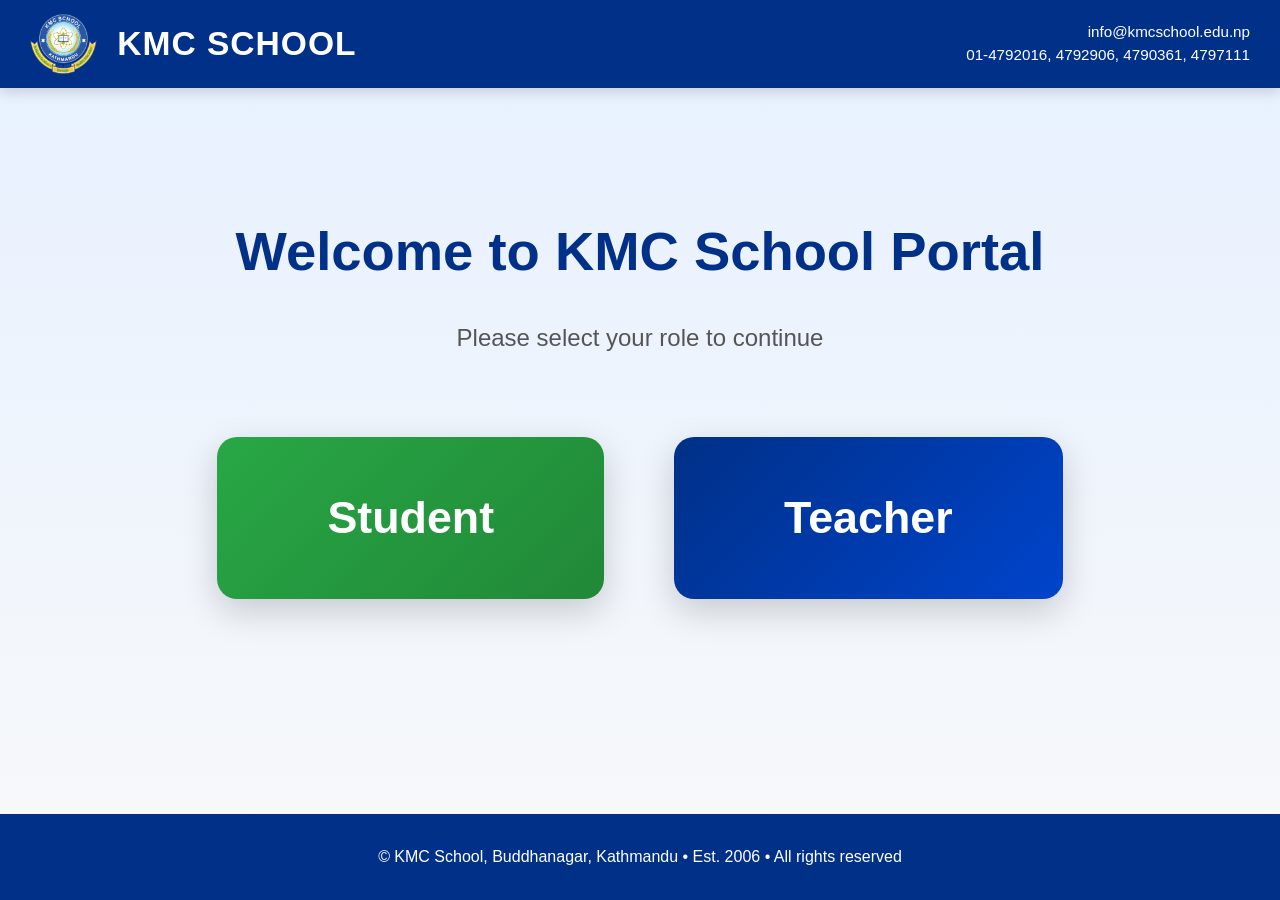
<file: index.html>
<!DOCTYPE html>
<html lang="en">
<head>
    <meta charset="UTF-8">
    <meta name="viewport" content="width=device-width, initial-scale=1.0">
    <title>KMC School - Choose Your Role</title>
    <link rel="stylesheet" href="style.css"> <!-- Reuse your existing style.css or create a new one below -->
    <link rel="icon" type="image/png" href="kmc logo.png">
</head>
<body>

    <header class="school-header">
        <div class="logo-area">
            <img src="kmc logo.png" alt="KMC Logo" class="logo-img">
            <div class="logo-text">KMC SCHOOL</div>
        </div>
        <div class="contact-info">
            <div>info@kmcschool.edu.np</div>
            <div>01-4792016, 4792906, 4790361, 4797111</div>
        </div>
    </header>

    <main class="main-content role-selection">
        <h1>Welcome to KMC School Portal</h1>
        <p>Please select your role to continue</p>

        <div class="role-buttons">
            <a href="student-login.html" class="role-btn student">Student</a>
            <a href="teacher-login.html" class="role-btn teacher">Teacher</a>
        </div>
    </main>

    <footer class="main-footer">
        © KMC School, Buddhanagar, Kathmandu • Est. 2006 • All rights reserved
    </footer>

</body>
</html>
</file>
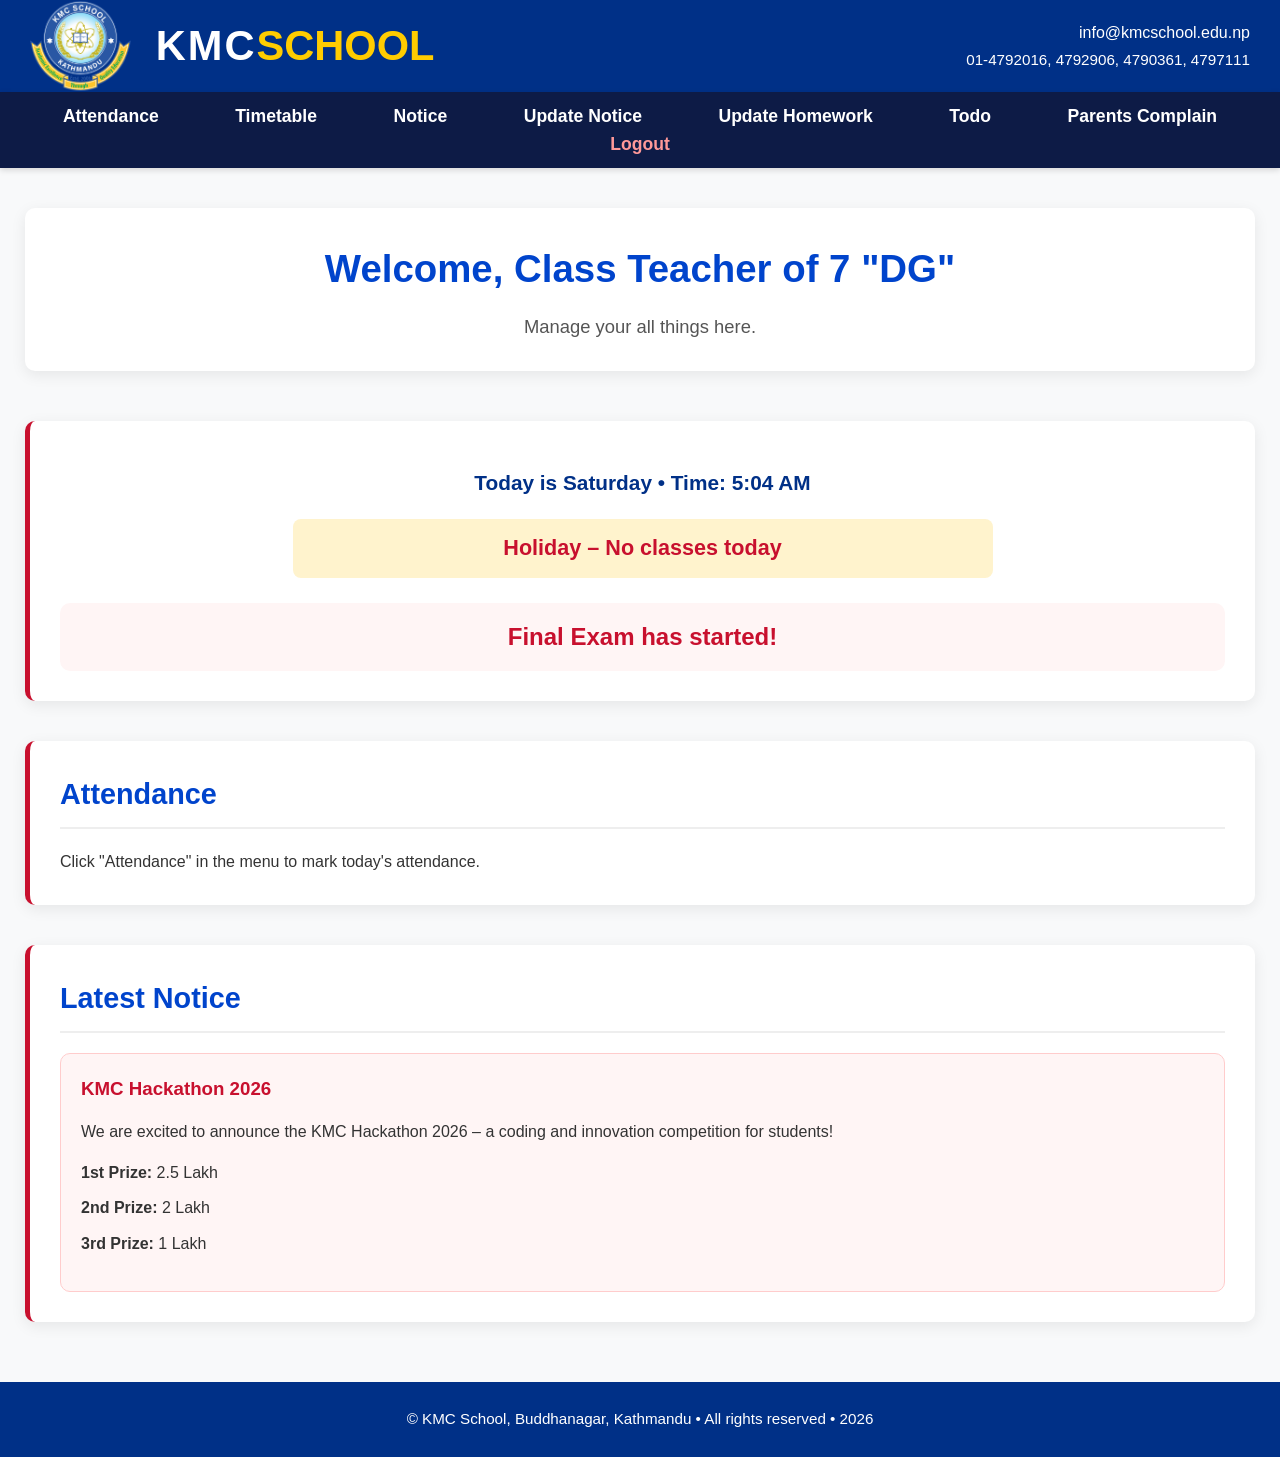
<file: dashboard.html>
<!DOCTYPE html>
<html lang="en">
<head>
    <meta charset="UTF-8">
    <meta name="viewport" content="width=device-width, initial-scale=1.0">
    <title>KMC School – Teacher Dashboard</title>
    <link rel="icon" type="image/png" href="kmc logo.png">
    <link rel="stylesheet" href="dashboard.css">
</head>
<body>

    <header class="main-header">
        <div class="header-container">
            <div class="logo">
                <img src="kmc logo.png" alt="KMC Logo" class="logo-img">
                <h1 class="kmc">KMC</h1>
                <h2 class="school">SCHOOL</h2>
            </div>
            <div class="contact-info">
                <div>info@kmcschool.edu.np</div>
                <div>01-4792016, 4792906, 4790361, 4797111</div>
            </div>
        </div>
    </header>

    <nav class="main-nav">
        <a href="attendence.html" class="nav-item">Attendance</a>
        <a href="timetable.html" class="nav-item">Timetable</a>
        <a href="notice.html" class="nav-item">Notice</a>
        <a href="notice-up.html" class="nav-item">Update Notice</a>
        <a href="teacher-homework.html" class="nav-item">Update Homework</a>
        <a href="todo.html" class="nav-item">Todo</a>
        <a href="teacher-feedback.html" class="nav-item">Parents Complain</a>
        <a href="index.html" class="nav-item logout">Logout</a>
    </nav>

    <main class="main-content">

        <div class="welcome-section">
            <h1>Welcome, Class Teacher of 7 "DG"</h1>
            <p>Manage your all things here.</p>
        </div>

        <section class="dashboard-section status-section">
            <p class="today-message">
                Today is <span id="today-day"></span> • Time: <span id="current-time"></span>
            </p>
            <p id="period-status" class="period-status">Loading...</p>

            <div class="countdown-section">
                <p id="days-remaining" class="days-remaining">Calculating days...</p>
            </div>
        </section>

        <section class="dashboard-section">
            <h2>Attendance</h2>
            <p>Click "Attendance" in the menu to mark today's attendance.</p>
        </section>

        <section class="dashboard-section">
            <h2>Latest Notice</h2>
            <div class="notice-box">
                <h3>KMC Hackathon 2026</h3>
                <p>We are excited to announce the KMC Hackathon 2026 – a coding and innovation competition for students!</p>
                <ul>
                    <li><strong>1st Prize:</strong> 2.5 Lakh</li>
                    <li><strong>2nd Prize:</strong> 2 Lakh</li>
                    <li><strong>3rd Prize:</strong> 1 Lakh</li>
                </ul>
            </div>
        </section>

    </main>

    <footer class="main-footer">
        <p>© KMC School, Buddhanagar, Kathmandu • All rights reserved • 2026</p>
    </footer>

    <script>
        function getNepalTime() {
            const now = new Date();
            const offsetMs = 5.75 * 60 * 60 * 1000;
            return new Date(now.getTime() + offsetMs + now.getTimezoneOffset() * 60 * 1000);
        }

        const examDate = new Date("2026-03-19T00:00:00+05:45");

        function updateDashboard() {
            const nepal = getNepalTime();
            const dayNames = ["Sunday", "Monday", "Tuesday", "Wednesday", "Thursday", "Friday", "Saturday"];
            const day = dayNames[nepal.getDay()];

            const timeStr = nepal.toLocaleTimeString('en-US', { hour: 'numeric', minute: '2-digit', hour12: true });

            document.getElementById("today-day").textContent = day;
            document.getElementById("current-time").textContent = timeStr;

            const hour = nepal.getHours();
            const minute = nepal.getMinutes();
            const currentTime = hour * 100 + minute;

            let periodMsg = "";
            if (day === "Saturday") {
                periodMsg = "Holiday – No classes today";
            } else if (currentTime < 930) {
                periodMsg = "Classes have not started yet (before 9:30 AM)";
            } else if (currentTime > 1500) {
                periodMsg = "All classes have ended for today (after 3:00 PM)";
            } else {
                periodMsg = "Classes are ongoing right now";
            }
            document.getElementById("period-status").textContent = periodMsg;

            const diffMs = examDate - nepal;
            let daysMsg = "";
            if (diffMs <= 0) {
                daysMsg = "Final Exam has started!";
            } else {
                const daysLeft = Math.floor(diffMs / (1000 * 60 * 60 * 24));
                daysMsg = daysLeft + " days remaining until final exam";
            }
            document.getElementById("days-remaining").textContent = daysMsg;
        }

        updateDashboard();
        setInterval(updateDashboard, 60000);
    </script>

</body>
</html>
</file>
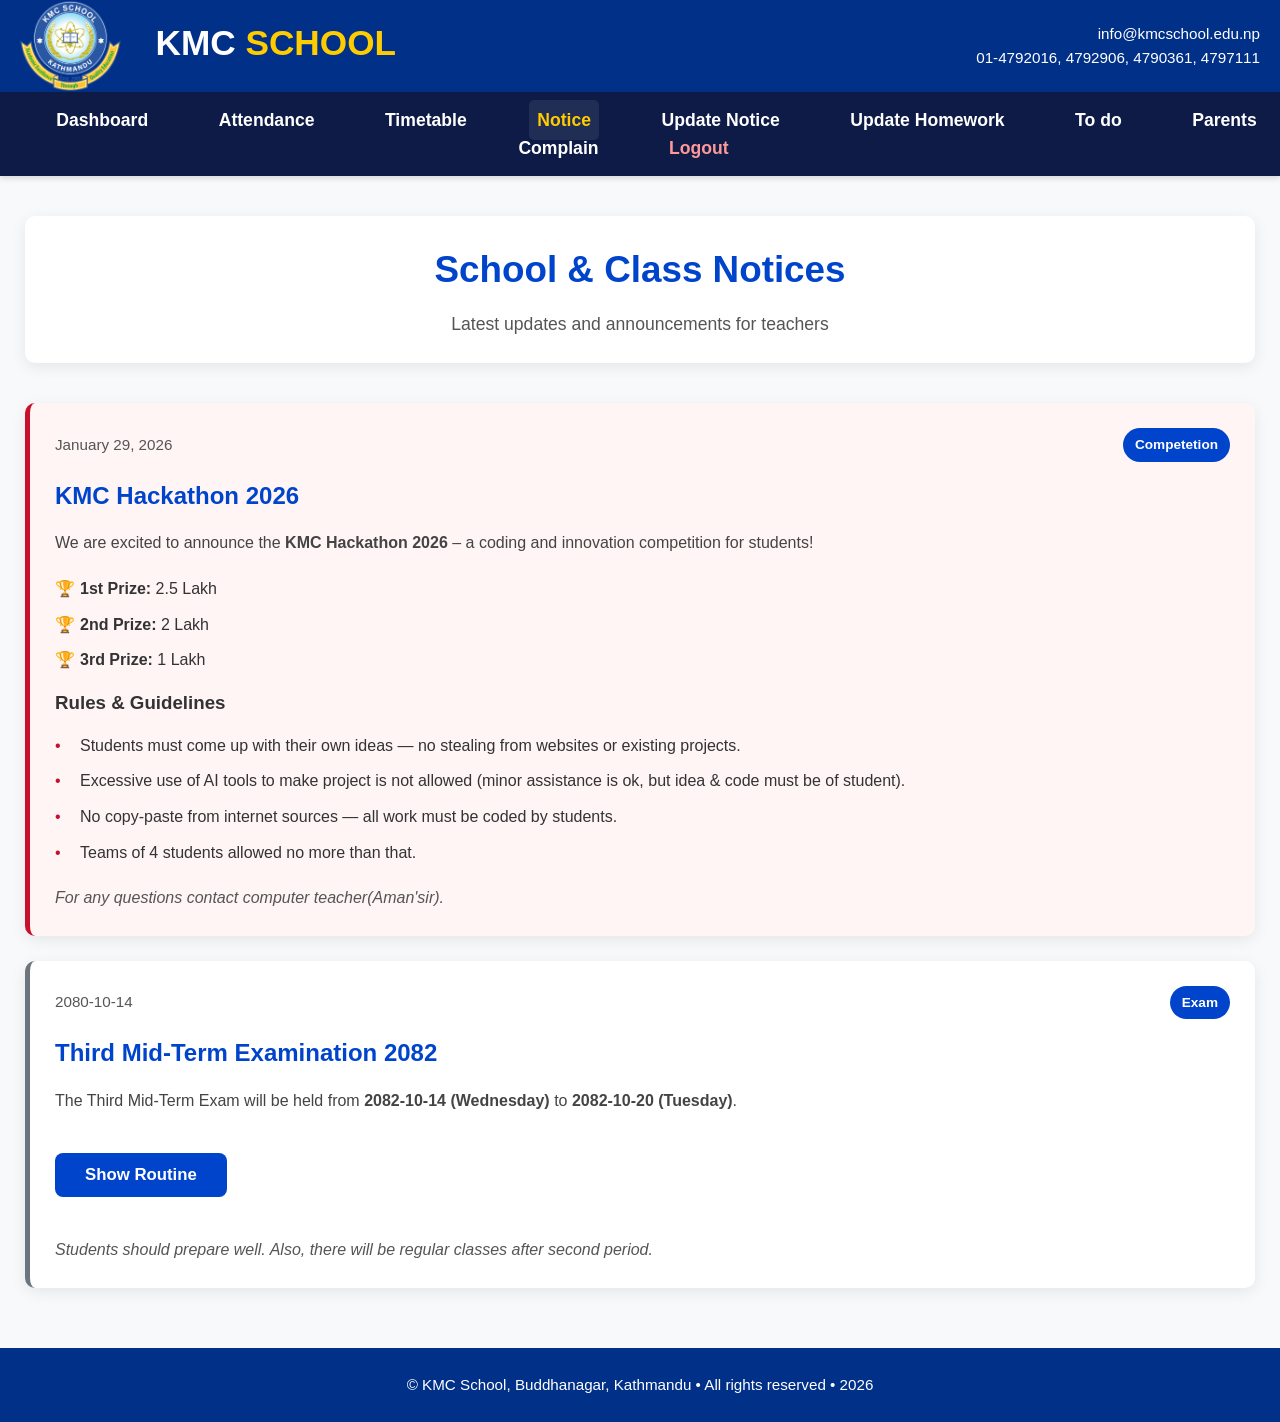
<file: notice.html>
<!DOCTYPE html>
<html lang="en">
<head>
    <meta charset="UTF-8">
    <meta name="viewport" content="width=device-width, initial-scale=1.0">
    <title>KMC School – Notices | Teachers Area</title>
    <link rel="icon" type="image/png" href="kmc logo.png">
    <link rel="stylesheet" href="notice.css">
</head>
<body>

    <header class="main-header">
        <div class="header-container">
            <div class="logo">
                <img src="kmc logo.png" alt="KMC Logo" class="logo-img">
                <span class="kmc">KMC</span> <span class="school">SCHOOL</span>
            </div>
            <div class="contact-info">
                <div class="email">info@kmcschool.edu.np</div>
                <div class="phone">01-4792016, 4792906, 4790361, 4797111</div>
            </div>
        </div>
    </header>

    <nav class="main-nav">
        <a href="dashboard.html" class="nav-item">Dashboard</a>
        <a href="attendence.html" class="nav-item">Attendance</a>
        <a href="timetable.html" class="nav-item">Timetable</a>
        <a href="#" class="nav-item active">Notice</a>
        <a href="notice-up.html" class="nav-item">Update Notice</a>
        <a href="teacher-homework.html" class="nav-item">Update Homework</a>
        <a href="todo.html" class="nav-item">To do</a>  
        <a href="teacher-feedback.html" class="nav-item">Parents Complain</a>
        <a href="teacher-login.html" class="nav-item logout">Logout</a>
    </nav>

    <main class="main-content">

        <div class="welcome-section">
            <h1>School & Class Notices</h1>
            <p>Latest updates and announcements for teachers</p>
        </div>

        <section class="notices-section">

            <!-- 1st (Latest) Notice: KMC Hackathon 2026 -->
            <div class="notice-card latest">
                <div class="notice-header">
                    <span class="notice-date">January 29, 2026</span>
                    <span class="notice-tag">Competetion</span>
                </div>
                <h2>KMC Hackathon 2026</h2>
                <p class="notice-content">
                    We are excited to announce the <strong>KMC Hackathon 2026</strong> – a coding and innovation competition for students!
                </p>
                <ul class="prize-list">
                    <li><strong>1st Prize:</strong> 2.5 Lakh</li>
                    <li><strong>2nd Prize:</strong> 2 Lakh</li>
                    <li><strong>3rd Prize:</strong> 1 Lakh</li>
                </ul>
                <h3>Rules & Guidelines</h3>
                <ul class="rules-list">
                    <li>Students must come up with their own  ideas — no stealing from websites or existing projects.</li>
                    <li>Excessive use of AI tools to make project is not allowed (minor assistance is  ok, but idea & code must be of student).</li>
                    <li>No copy-paste from internet sources — all work must be coded by students.</li>
                    <li>Teams of 4 students allowed no more than that.</li>
                </ul>
                <p class="notice-footer">
                    For any questions contact computer teacher(Aman'sir).
                </p>
            </div>

            <!-- 2nd Notice: Second Mid-Term Exam -->
            <div class="notice-card">
                <div class="notice-header">
                    <span class="notice-date">2080-10-14</span>
                    <span class="notice-tag">Exam</span>
                </div>
                <h2>Third Mid-Term Examination 2082</h2>
                <p class="notice-content">
                    The Third Mid-Term Exam will be held from <strong>2082-10-14 (Wednesday)</strong> to <strong>2082-10-20 (Tuesday)</strong>.
                </p>

                <button class="show-routine-btn" onclick="toggleRoutine()">Show Routine</button>

                <div id="exam-routine" class="exam-routine hidden">
                    <h3>Third Mid-Term Routine – Grade 7 & Grade 9</h3>
                    <table class="routine-table">
                        <thead>
                            <tr>
                                <th>Date</th>
                                <th>Day</th>
                                <th>Grade 7</th>
                                <th>Grade 9</th>
                            </tr>
                        </thead>
                        <tbody>
                            <tr>
                                <td>2082-10-14</td>
                                <td>Wednesday</td>
                                <td>Maths and English I</td>
                                <td>Optional Maths and Nepali</td>
                            </tr>
                            <tr>
                                <td>2082-10-15</td>
                                <td>Thursday</td>
                                <td>Science and Lifeskills</td>
                                <td>Social and Computer / Accountancy</td>
                            </tr>
                            <tr>
                                <td>2082-10-16</td>
                                <td>Friday</td>
                                <td colspan="2">Holiday</td>
                            </tr>
                            <tr>
                                <td>2082-10-17</td>
                                <td>Saturday</td>
                                <td colspan="2">Holiday</td>
                            </tr>
                            <tr>
                                <td>2082-10-18</td>
                                <td>Sunday</td>
                                <td>Social and English II</td>
                                <td>Science and Compulsory English</td>
                            </tr>
                            <tr>
                                <td>2082-10-19</td>
                                <td>Monday</td>
                                <td>Nepali and Computer</td>
                                <td>Compulsory Maths</td>
                            </tr>
                            <tr>
                                <td>2082-10-20</td>
                                <td>Tuesday</td>
                                <td>Newari</td>
                                <td>No test for Grade 9</td>
                            </tr>
                        </tbody>
                    </table>
                </div>

                <p class="notice-footer">
                    Students should prepare well. Also, there will be regular classes after second period.
                </p>
            </div>

        </section>

    </main>

    <footer class="main-footer">
        <p>© KMC School, Buddhanagar, Kathmandu • All rights reserved • 2026</p>
    </footer>

    <script>
        function toggleRoutine() {
            const routineDiv = document.getElementById('exam-routine');
            routineDiv.classList.toggle('hidden');
        }
    </script>

</body>
</html>
</file>
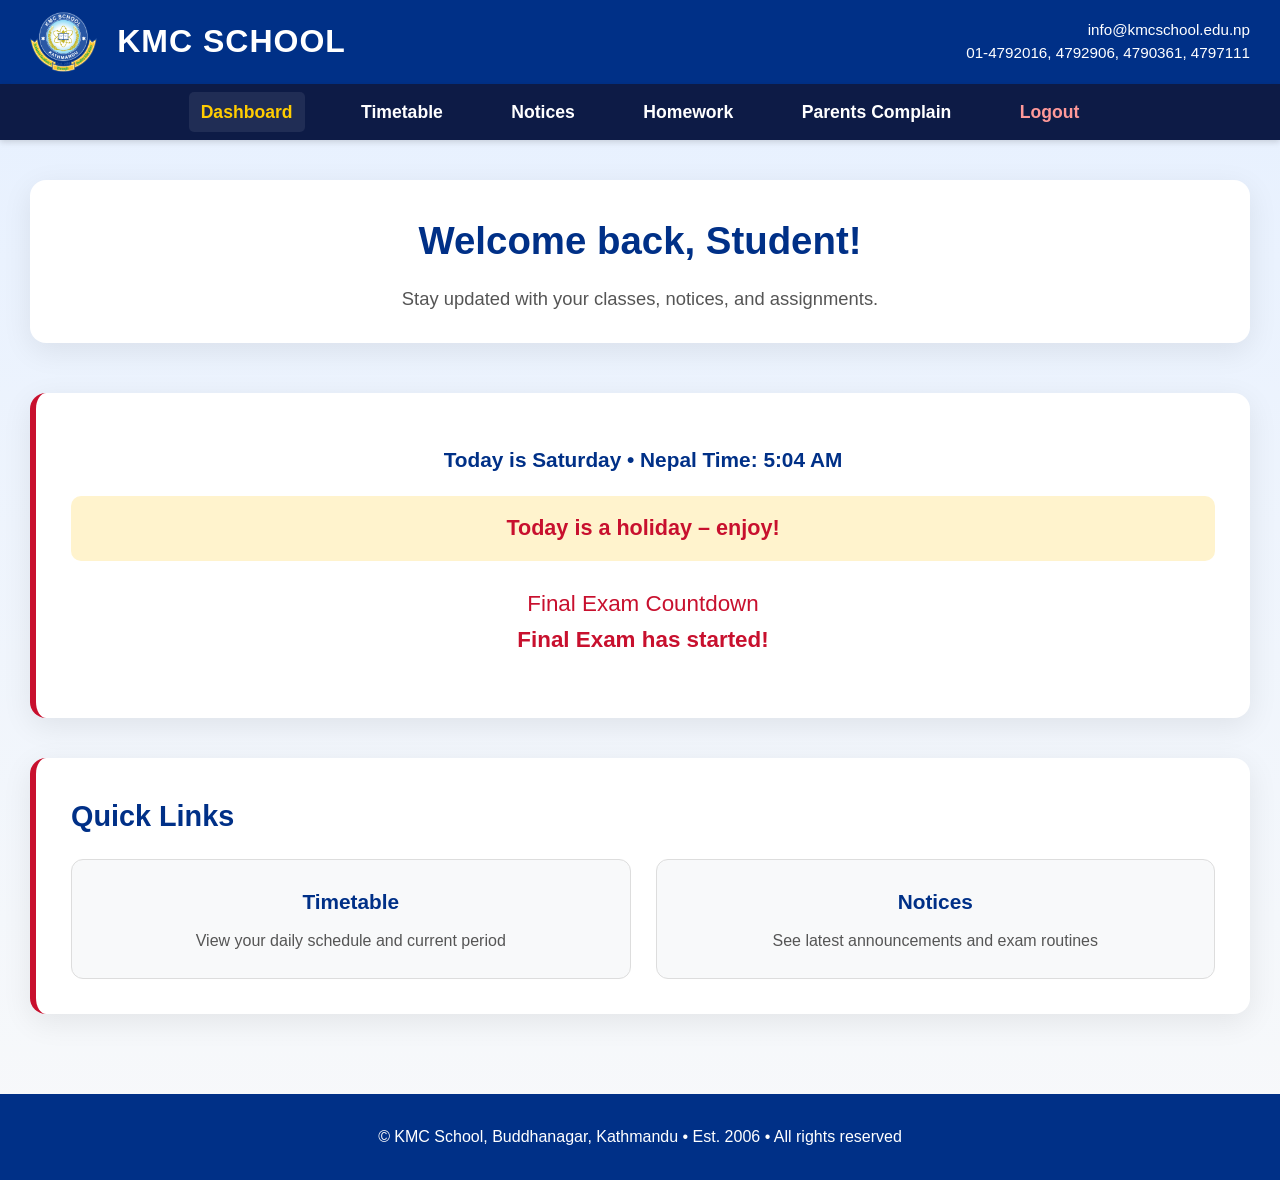
<file: student-dashboard.html>
<!DOCTYPE html>
<html lang="en">
<head>
    <meta charset="UTF-8">
    <meta name="viewport" content="width=device-width, initial-scale=1.0">
    <title>KMC School | Student Dashboard</title>
    <link rel="stylesheet" href="student-dashboard.css">
    <link rel="icon" type="image/png" href="kmc logo.png">
</head>
<body>

    <header class="school-header">
        <div class="logo-area">
            <img src="kmc logo.png" alt="KMC Logo" class="logo-img">
            <div class="logo-text">KMC SCHOOL</div>
        </div>
        <div class="contact-info">
            <div>info@kmcschool.edu.np</div>
            <div>01-4792016, 4792906, 4790361, 4797111</div>
        </div>
    </header>

    <nav class="main-nav">
        <a href="student-dashboard.html" class="nav-item active">Dashboard</a>
        <a href="student-timetable.html" class="nav-item">Timetable</a>
        <a href="student-notice.html" class="nav-item">Notices</a>
        <a href="student-homework.html" class="nav-item">Homework</a>
        <a href="parents-complain.html" class="nav-item">Parents Complain</a>
        <a href="student-login.html" class="nav-item logout">Logout</a>
    </nav>

    <main class="main-content">

        <div class="welcome-section">
            <h1>Welcome back, <span id="studentName">Student</span>!</h1>
            <p>Stay updated with your classes, notices, and assignments.</p>
        </div>

        <section class="dashboard-section status-section">
            <p class="today-message">
                Today is <span id="today-day"></span> • Nepal Time: <span id="current-time"></span>
            </p>
            <p id="period-status" class="period-status">Loading schedule...</p>

            <div class="countdown-section">
                <p>Final Exam Countdown</p>
                <p id="days-remaining" class="days-remaining">Calculating days...</p>
            </div>
        </section>

        <section class="dashboard-section quick-links">
            <h2>Quick Links</h2>
            <div class="links-grid">
                <a href="student-timetable.html" class="link-card">
                    <h3>Timetable</h3>
                    <p>View your daily schedule and current period</p>
                </a>
                <a href="student-notice.html" class="link-card">
                    <h3>Notices</h3>
                    <p>See latest announcements and exam routines</p>
                </a>
            </div>
        </section>

    </main>

    <footer class="main-footer">
        © KMC School, Buddhanagar, Kathmandu • Est. 2006 • All rights reserved
    </footer>

    <script>
        const studentName = localStorage.getItem('studentName') || 'Student';
        document.getElementById('studentName').textContent = studentName;

        function getNepalTime() {
            const now = new Date();
            const offsetMs = 5.75 * 60 * 60 * 1000;
            return new Date(now.getTime() + offsetMs + now.getTimezoneOffset() * 60 * 1000);
        }

        const examDate = new Date("2026-03-19T00:00:00+05:45");

        function updateDashboard() {
            const nepal = getNepalTime();
            const dayNames = ["Sunday", "Monday", "Tuesday", "Wednesday", "Thursday", "Friday", "Saturday"];
            const day = dayNames[nepal.getDay()];

            const timeStr = nepal.toLocaleTimeString('en-US', { hour: 'numeric', minute: '2-digit', hour12: true });

            document.getElementById("today-day").textContent = day;
            document.getElementById("current-time").textContent = timeStr;

            const hour = nepal.getHours();
            const minute = nepal.getMinutes();
            const currentTime = hour * 100 + minute;

            let msg = "";
            if (day === "Saturday") {
                msg = "Today is a holiday – enjoy!";
            } else if (currentTime < 930) {
                msg = "Classes haven't started yet (before 9:30 AM)";
            } else if (currentTime > 1500) {
                msg = "School is over for today (after 3:00 PM)";
            } else {
                msg = "Classes are ongoing right now";
            }
            document.getElementById("period-status").textContent = msg;

            const diffMs = examDate - nepal;
            let daysMsg = "";
            if (diffMs <= 0) {
                daysMsg = "Final Exam has started!";
            } else {
                const daysLeft = Math.floor(diffMs / (1000 * 60 * 60 * 24));
                daysMsg = daysLeft + " days remaining until final exam";
            }
            document.getElementById("days-remaining").textContent = daysMsg;
        }

        updateDashboard();
        setInterval(updateDashboard, 60000);
    </script>

</body>
</html>
</file>
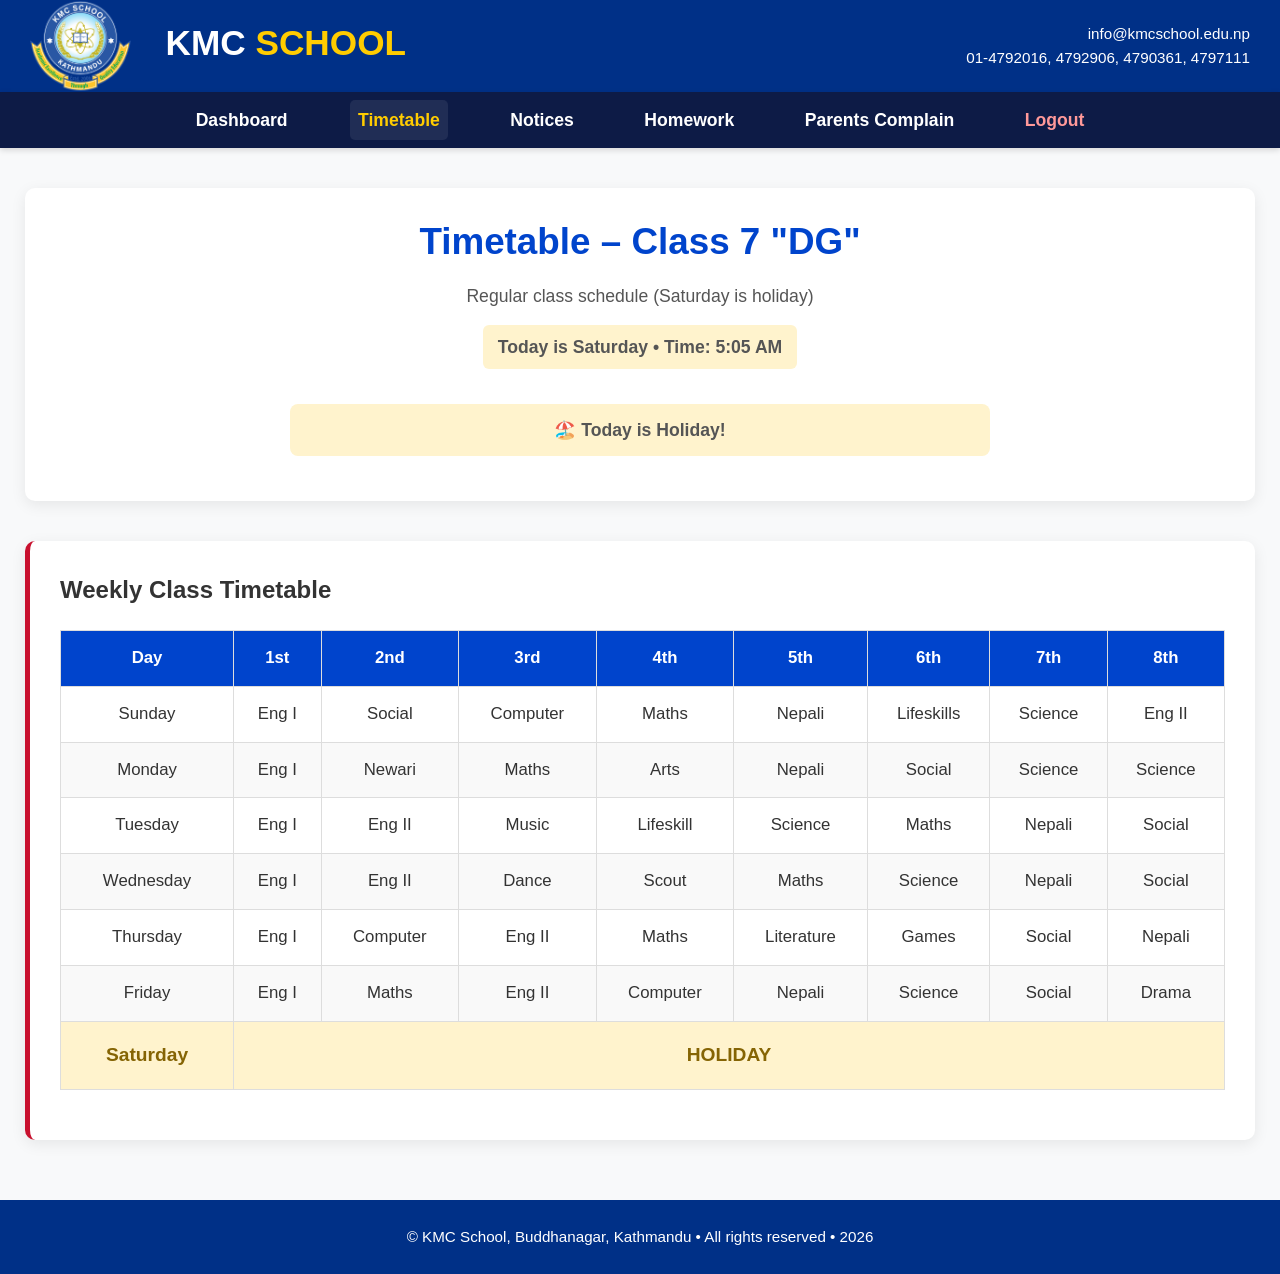
<file: student-timetable.html>
<!DOCTYPE html>
<html lang="en">
<head>
    <meta charset="UTF-8">
    <meta name="viewport" content="width=device-width, initial-scale=1.0">
    <title>KMC School – Timetable | Class 7 "DG"</title>
    <link rel="icon" type="image/png" href="kmc logo.png">
    <link rel="stylesheet" href="student-timetable.css">
</head>
<body>

    <header class="main-header">
        <div class="header-container">
            <div class="logo">
                <img src="kmc logo.png" alt="KMC Logo" class="logo-img">
                <span class="kmc">KMC</span> <span class="school">SCHOOL</span>
            </div>
            <div class="contact-info">
                <div class="email">info@kmcschool.edu.np</div>
                <div class="phone">01-4792016, 4792906, 4790361, 4797111</div>
            </div>
        </div>
    </header>

    <nav class="main-nav">
        <a href="student-dashboard.html" class="nav-item">Dashboard</a>
        <a href="student-timetable.html" class="nav-item active">Timetable</a>
        <a href="student-notice.html" class="nav-item">Notices</a>
        <a href="student-homework.html" class="nav-item">Homework</a>
        <a href="parents-complain.html" class="nav-item">Parents Complain</a>
        <a href="student-login.html" class="nav-item logout">Logout</a>
    </nav>

    <main class="main-content">
        
        <div class="welcome-section">
            <h1>Timetable – Class 7 "DG"</h1>
            <p>Regular class schedule (Saturday is holiday)</p>
            
            <p class="today-message">
                Today is <span id="today-day"></span> • Time: <span id="current-time"></span>
            </p>
            <p id="status-message" class="period-status">Loading schedule...</p>
        </div>

        <section class="timetable-section">
            <h2>Weekly Class Timetable</h2>
            <table class="timetable-table" id="timetable">
                <thead>
                    <tr>
                        <th>Day</th>
                        <th>1st</th>
                        <th>2nd</th>
                        <th>3rd</th>
                        <th>4th</th>
                        <th>5th</th>
                        <th>6th</th>
                        <th>7th</th>
                        <th>8th</th>
                    </tr>
                </thead>
                <tbody>
                    <tr>
                        <td>Sunday</td>
                        <td>Eng I</td>
                        <td>Social</td>
                        <td>Computer</td>
                        <td>Maths</td>
                        <td>Nepali</td>
                        <td>Lifeskills</td>
                        <td>Science</td>
                        <td>Eng II</td>
                    </tr>
                    <tr>
                        <td>Monday</td>
                        <td>Eng I</td>
                        <td>Newari</td>
                        <td>Maths</td>
                        <td>Arts</td>
                        <td>Nepali</td>
                        <td>Social</td>
                        <td>Science</td>
                        <td>Science</td>
                    </tr>
                    <tr>
                        <td>Tuesday</td>
                        <td>Eng I</td>
                        <td>Eng II</td>
                        <td>Music</td>
                        <td>Lifeskill</td>
                        <td>Science</td>
                        <td>Maths</td>
                        <td>Nepali</td>
                        <td>Social</td>
                    </tr>
                    <tr>
                        <td>Wednesday</td>
                        <td>Eng I</td>
                        <td>Eng II</td>
                        <td>Dance</td>
                        <td>Scout</td>
                        <td>Maths</td>
                        <td>Science</td>
                        <td>Nepali</td>
                        <td>Social</td>
                    </tr>
                    <tr>
                        <td>Thursday</td>
                        <td>Eng I</td>
                        <td>Computer</td>
                        <td>Eng II</td>
                        <td>Maths</td>
                        <td>Literature</td>
                        <td>Games</td>
                        <td>Social</td>
                        <td>Nepali</td>
                    </tr>
                    <tr>
                        <td>Friday</td>
                        <td>Eng I</td>
                        <td>Maths</td>
                        <td>Eng II</td>
                        <td>Computer</td>
                        <td>Nepali</td>
                        <td>Science</td>
                        <td>Social</td>
                        <td>Drama</td>
                    </tr>
                    <tr class="holiday-row">
                        <td>Saturday</td>
                        <td colspan="8">HOLIDAY</td>
                    </tr>
                </tbody>
            </table>
        </section>
    </main>

    <footer class="main-footer">
        <p>© KMC School, Buddhanagar, Kathmandu • All rights reserved • 2026</p>
    </footer>

    <script>
        
        const schedule = [
            { start: 930,  end: 1015, name: "1st Period", col: 1 },
            { start: 1015, end: 1100, name: "2nd Period", col: 2 },
            { start: 1100, end: 1145, name: "3rd Period", col: 3 },
            { start: 1145, end: 1230, name: "4th Period", col: 4 },
            { start: 1230, end: 1315, name: "Lunch Break", col: null },
            { start: 1315, end: 1400, name: "5th Period", col: 5 },
            { start: 1400, end: 1445, name: "6th Period", col: 6 },
            { start: 1445, end: 1530, name: "7th Period", col: 7 },
            { start: 1530, end: 1615, name: "8th Period", col: 8 }
        ];

        function getNepalTime() {
            const now = new Date();
            const offsetMs = 5.75 * 60 * 60 * 1000;
            return new Date(now.getTime() + offsetMs + now.getTimezoneOffset() * 60 * 1000);
        }

        function updateDisplay() {
            const nepal = getNepalTime();
            const dayNames = ["Sunday", "Monday", "Tuesday", "Wednesday", "Thursday", "Friday", "Saturday"];
            const dayIdx = nepal.getDay(); 
            const day = dayNames[dayIdx];

            document.getElementById("today-day").textContent = day;
            document.getElementById("current-time").textContent = nepal.toLocaleTimeString('en-US', {
                hour: 'numeric', minute: '2-digit', hour12: true
            });

            const hour = nepal.getHours();
            const minute = nepal.getMinutes();
            const currentTime = hour * 100 + minute;

            let statusEl = document.getElementById("status-message");
            
            
            document.querySelectorAll('td').forEach(td => {
                td.style.backgroundColor = "";
                td.style.color = "";
                td.style.fontWeight = "";
            });

            if (day === "Saturday") {
                statusEl.innerHTML = "🏖️ Today is  Holiday!";
                return;
            }

            const current = schedule.find(p => currentTime >= p.start && currentTime < p.end);

            if (currentTime < 930) {
                statusEl.innerHTML = "🕒 Morning Assembly / School hasn't started yet.";
            } else if (currentTime >= 1615) {
                statusEl.innerHTML = "🏠 School is over for today.";
            } else if (current) {
                statusEl.innerHTML = `📖 Current Status: <strong>${current.name}</strong>`;
                if (current.col !== null) {
                    highlightCell(dayIdx, current.col);
                }
            } else {
                statusEl.innerHTML = "Classes are ongoing.";
            }
        }

        function highlightCell(rowIdx, colIdx) {
            const table = document.getElementById("timetable");
            const rows = table.getElementsByTagName("tbody")[0].rows;
            const targetRow = rows[rowIdx]; 
            
            if (targetRow) {
                const cell = targetRow.cells[colIdx];
                if (cell) {
                    cell.style.backgroundColor = "#ffcc00"; 
                    cell.style.color = "#003087";           
                    cell.style.fontWeight = "bold";
                    cell.style.border = "2px solid #c8102e"; 
                }
            }
        }

        updateDisplay();
        setInterval(updateDisplay, 30000); 
    </script>
</body>
</html>
</file>
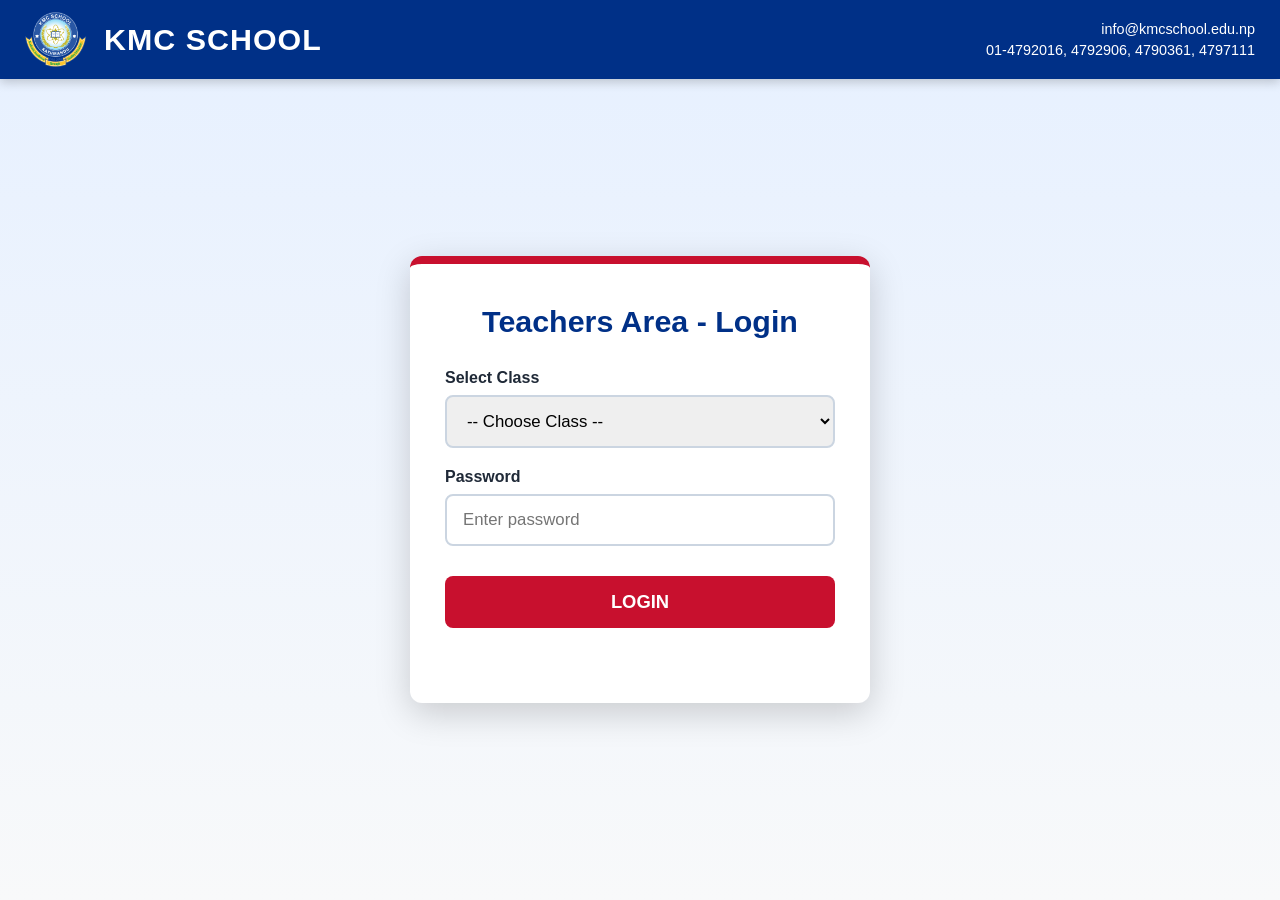
<file: teacher-login.html>
<!DOCTYPE html>
<html lang="en">
<head>
    <meta charset="UTF-8">
    <meta name="viewport" content="width=device-width, initial-scale=1.0">
    <title>KMC School | Teachers Login</title>
    <link rel="stylesheet" href="teacher-login.css">
    <link rel="icon" type="image/png" href="kmc logo.png">
</head>
<body>

    <header class="school-header">
        <div class="logo-area">
            <img src="kmc logo.png" alt="KMC Logo" class="logo-img">
            <div class="logo-text">KMC SCHOOL</div>
        </div>
        <div class="contact-info">
            <div>info@kmcschool.edu.np</div>
            <div>01-4792016, 4792906, 4790361, 4797111</div>
        </div>
    </header>

    <div class="login-wrapper">
        <div class="login-card">
            <h2>Teachers Area - Login</h2>

            <form onsubmit="loginCheck(event)">
                <label for="cls">Select Class</label>
                <select id="cls" required>
                    <option value="" disabled selected>-- Choose Class --</option>
                    <option value="7DG">7 "DG"</option>
                </select>

                <label for="pwd">Password</label>
                <input type="password" id="pwd" placeholder="Enter password" required>

                <button type="submit" class="login-btn">LOGIN</button>
                <div class="error" id="err"></div>
            </form>
        </div>
    </div>

    <script>
        function loginCheck(e) {
            e.preventDefault();
            const c = document.getElementById('cls').value;
            const p = document.getElementById('pwd').value;
            const m = document.getElementById('err');

            if (c === '7DG' && p === 'KMC7DG') {
                window.location.href = 'dashboard.html';
            } else {
                m.textContent = 'Incorrect password. Please try again.';
            }
        }
    </script>

</body>
</html>
</file>
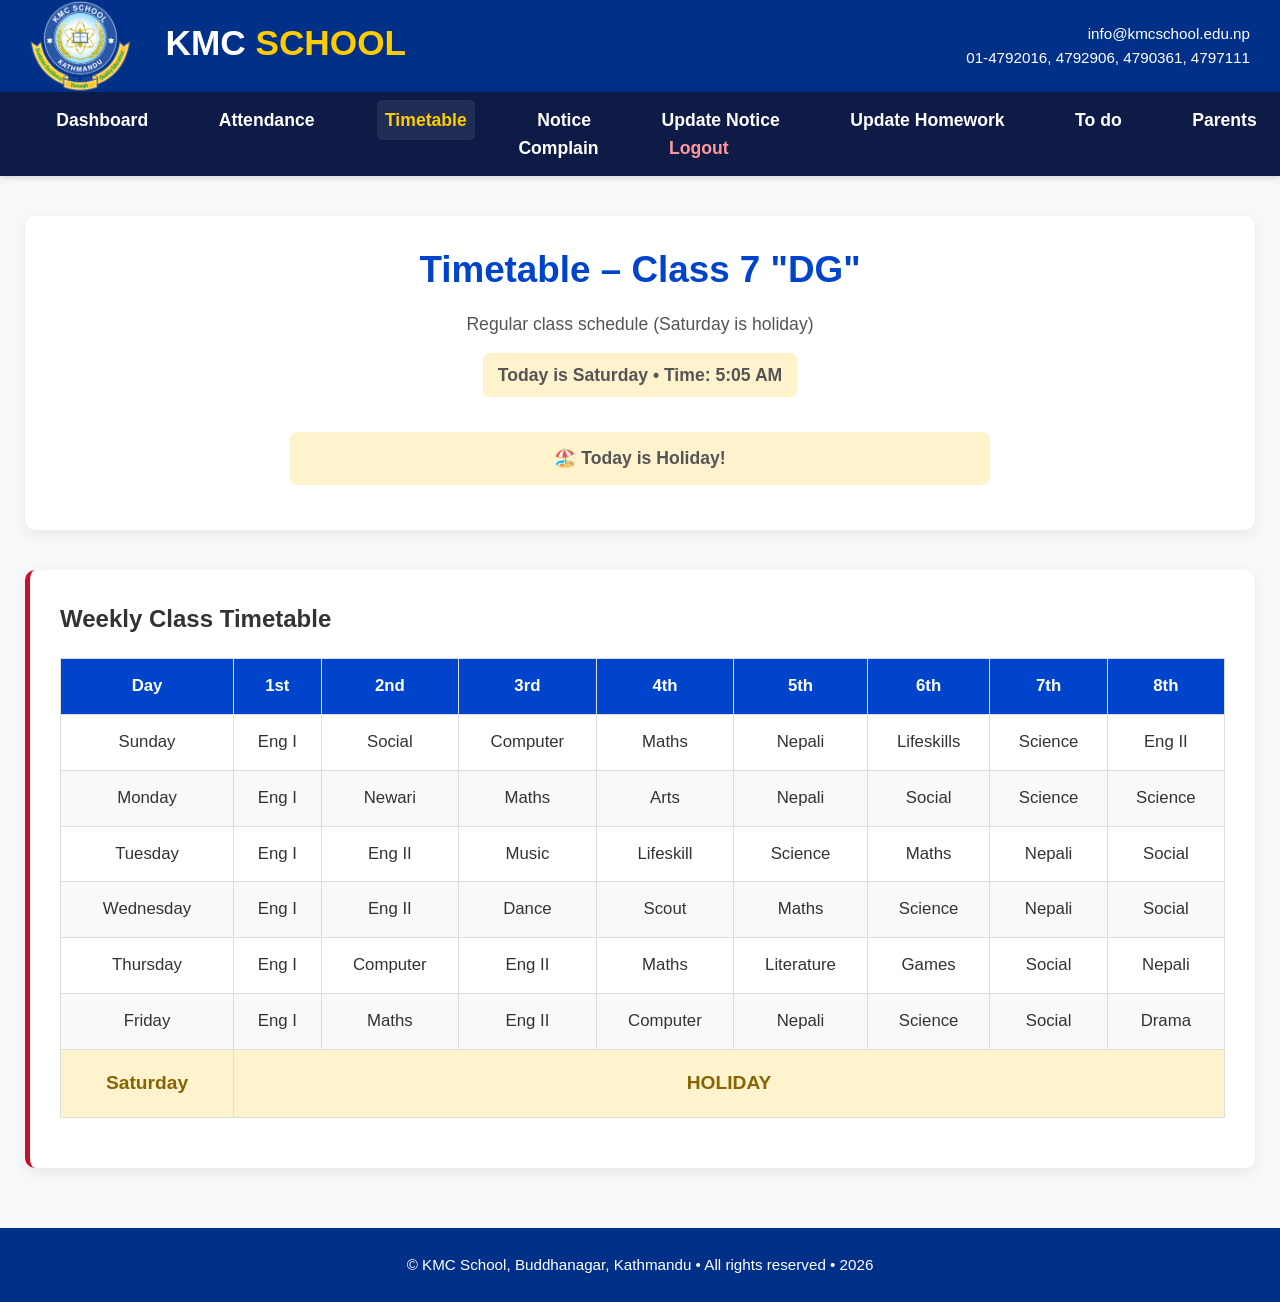
<file: timetable.html>
<!DOCTYPE html>
<html lang="en">
<head>
    <meta charset="UTF-8">
    <meta name="viewport" content="width=device-width, initial-scale=1.0">
    <title>KMC School – Timetable | Class 7 "DG"</title>
    <link rel="icon" type="image/png" href="kmc logo.png">
    <link rel="stylesheet" href="timetable.css">
</head>
<body>

    <header class="main-header">
        <div class="header-container">
            <div class="logo">
                <img src="kmc logo.png" alt="KMC Logo" class="logo-img">
                <span class="kmc">KMC</span> <span class="school">SCHOOL</span>
            </div>
            <div class="contact-info">
                <div class="email">info@kmcschool.edu.np</div>
                <div class="phone">01-4792016, 4792906, 4790361, 4797111</div>
            </div>
        </div>
    </header>

    <nav class="main-nav">
        <a href="dashboard.html" class="nav-item">Dashboard</a>
        <a href="attendence.html" class="nav-item">Attendance</a>
        <a href="#" class="nav-item active">Timetable</a>
        <a href="notice.html" class="nav-item">Notice</a>
        <a href="notice-up.html" class="nav-item">Update Notice</a>
        <a href="teacher-homework.html" class="nav-item">Update Homework</a>
        <a href="todo.html" class="nav-item">To do</a>
        <a href="teacher-feedback.html" class="nav-item">Parents Complain</a>
        <a href="teacher-login.html" class="nav-item logout">Logout</a>
    </nav>

    <main class="main-content">
        
        <div class="welcome-section">
            <h1>Timetable – Class 7 "DG"</h1>
            <p>Regular class schedule (Saturday is holiday)</p>
            
            <p class="today-message">
                Today is <span id="today-day"></span> • Time: <span id="current-time"></span>
            </p>
            <p id="status-message" class="period-status">Loading schedule...</p>
        </div>

        <section class="timetable-section">
            <h2>Weekly Class Timetable</h2>
            <table class="timetable-table" id="timetable">
                <thead>
                    <tr>
                        <th>Day</th>
                        <th>1st</th>
                        <th>2nd</th>
                        <th>3rd</th>
                        <th>4th</th>
                        <th>5th</th>
                        <th>6th</th>
                        <th>7th</th>
                        <th>8th</th>
                    </tr>
                </thead>
                <tbody>
                    <tr>
                        <td>Sunday</td>
                        <td>Eng I</td>
                        <td>Social</td>
                        <td>Computer</td>
                        <td>Maths</td>
                        <td>Nepali</td>
                        <td>Lifeskills</td>
                        <td>Science</td>
                        <td>Eng II</td>
                    </tr>
                    <tr>
                        <td>Monday</td>
                        <td>Eng I</td>
                        <td>Newari</td>
                        <td>Maths</td>
                        <td>Arts</td>
                        <td>Nepali</td>
                        <td>Social</td>
                        <td>Science</td>
                        <td>Science</td>
                    </tr>
                    <tr>
                        <td>Tuesday</td>
                        <td>Eng I</td>
                        <td>Eng II</td>
                        <td>Music</td>
                        <td>Lifeskill</td>
                        <td>Science</td>
                        <td>Maths</td>
                        <td>Nepali</td>
                        <td>Social</td>
                    </tr>
                    <tr>
                        <td>Wednesday</td>
                        <td>Eng I</td>
                        <td>Eng II</td>
                        <td>Dance</td>
                        <td>Scout</td>
                        <td>Maths</td>
                        <td>Science</td>
                        <td>Nepali</td>
                        <td>Social</td>
                    </tr>
                    <tr>
                        <td>Thursday</td>
                        <td>Eng I</td>
                        <td>Computer</td>
                        <td>Eng II</td>
                        <td>Maths</td>
                        <td>Literature</td>
                        <td>Games</td>
                        <td>Social</td>
                        <td>Nepali</td>
                    </tr>
                    <tr>
                        <td>Friday</td>
                        <td>Eng I</td>
                        <td>Maths</td>
                        <td>Eng II</td>
                        <td>Computer</td>
                        <td>Nepali</td>
                        <td>Science</td>
                        <td>Social</td>
                        <td>Drama</td>
                    </tr>
                    <tr class="holiday-row">
                        <td>Saturday</td>
                        <td colspan="8">HOLIDAY</td>
                    </tr>
                </tbody>
            </table>
        </section>
    </main>

    <footer class="main-footer">
        <p>© KMC School, Buddhanagar, Kathmandu • All rights reserved • 2026</p>
    </footer>

    <script>
        
        const schedule = [
            { start: 930,  end: 1015, name: "1st Period", col: 1 },
            { start: 1015, end: 1100, name: "2nd Period", col: 2 },
            { start: 1100, end: 1145, name: "3rd Period", col: 3 },
            { start: 1145, end: 1230, name: "4th Period", col: 4 },
            { start: 1230, end: 1315, name: "Lunch Break", col: null },
            { start: 1315, end: 1400, name: "5th Period", col: 5 },
            { start: 1400, end: 1445, name: "6th Period", col: 6 },
            { start: 1445, end: 1530, name: "7th Period", col: 7 },
            { start: 1530, end: 1615, name: "8th Period", col: 8 }
        ];

        function getNepalTime() {
            const now = new Date();
            const offsetMs = 5.75 * 60 * 60 * 1000;
            return new Date(now.getTime() + offsetMs + now.getTimezoneOffset() * 60 * 1000);
        }

        function updateDisplay() {
            const nepal = getNepalTime();
            const dayNames = ["Sunday", "Monday", "Tuesday", "Wednesday", "Thursday", "Friday", "Saturday"];
            const dayIdx = nepal.getDay(); 
            const day = dayNames[dayIdx];

            document.getElementById("today-day").textContent = day;
            document.getElementById("current-time").textContent = nepal.toLocaleTimeString('en-US', {
                hour: 'numeric', minute: '2-digit', hour12: true
            });

            const hour = nepal.getHours();
            const minute = nepal.getMinutes();
            const currentTime = hour * 100 + minute;

            let statusEl = document.getElementById("status-message");
            
            
            document.querySelectorAll('td').forEach(td => {
                td.style.backgroundColor = "";
                td.style.color = "";
                td.style.fontWeight = "";
            });

            if (day === "Saturday") {
                statusEl.innerHTML = "🏖️ Today is  Holiday!";
                return;
            }

            const current = schedule.find(p => currentTime >= p.start && currentTime < p.end);

            if (currentTime < 930) {
                statusEl.innerHTML = "🕒 Morning Assembly / School hasn't started yet.";
            } else if (currentTime >= 1615) {
                statusEl.innerHTML = "🏠 School is over for today.";
            } else if (current) {
                statusEl.innerHTML = `📖 Current Status: <strong>${current.name}</strong>`;
                if (current.col !== null) {
                    highlightCell(dayIdx, current.col);
                }
            } else {
                statusEl.innerHTML = "Classes are ongoing.";
            }
        }

        function highlightCell(rowIdx, colIdx) {
            const table = document.getElementById("timetable");
            const rows = table.getElementsByTagName("tbody")[0].rows;
            const targetRow = rows[rowIdx]; 
            
            if (targetRow) {
                const cell = targetRow.cells[colIdx];
                if (cell) {
                    cell.style.backgroundColor = "#ffcc00"; 
                    cell.style.color = "#003087";           
                    cell.style.fontWeight = "bold";
                    cell.style.border = "2px solid #c8102e"; 
                }
            }
        }

        updateDisplay();
        setInterval(updateDisplay, 30000); // Update every 30 seconds
    </script>
</body>
</html>
</file>
<file: style.css>
* {
    margin: 0;
    padding: 0;
    box-sizing: border-box;
}

body {
    font-family: 'Segoe UI', Tahoma, Geneva, Verdana, sans-serif;
    background: linear-gradient(to bottom, #e6f0ff, #f8f9fa);
    min-height: 100vh;
    color: #333;
    line-height: 1.6;
    display: flex;
    flex-direction: column;
}

.school-header {
    background: #003087;
    color: white;
    padding: 14px 30px;
    display: flex;
    justify-content: space-between;
    align-items: center;
    flex-wrap: wrap;
    gap: 20px;
    box-shadow: 0 4px 12px rgba(0,0,0,0.15);
}

.logo-area {
    display: flex;
    align-items: center;
    gap: 14px;
}

.logo-img {
    height: 60px;
    width: auto;
}

.logo-text {
    font-size: 2.1rem;
    font-weight: 700;
    letter-spacing: 1px;
}

.contact-info {
    font-size: 0.95rem;
    text-align: right;
    line-height: 1.5;
}

.main-content.role-selection {
    flex: 1;
    text-align: center;
    padding: 120px 20px 200px;
}

.role-selection h1 {
    font-size: 3.4rem;
    color: #003087;
    margin-bottom: 24px;
    font-weight: 700;
}

.role-selection p {
    font-size: 1.5rem;
    color: #555;
    margin-bottom: 80px;
}

.role-buttons {
    display: flex;
    justify-content: center;
    gap: 70px;
    flex-wrap: wrap;
}

.role-btn {
    display: inline-block;
    padding: 45px 110px;
    font-size: 2.8rem;
    font-weight: bold;
    text-decoration: none;
    color: white;
    border-radius: 20px;
    transition: all 0.35s ease;
    box-shadow: 0 12px 35px rgba(0,0,0,0.18);
    min-width: 320px;
    text-align: center;
}

.role-btn.student {
    background: linear-gradient(135deg, #28a745, #218838);
}

.role-btn.student:hover {
    background: linear-gradient(135deg, #218838, #1e7e34);
    transform: translateY(-12px);
    box-shadow: 0 25px 50px rgba(40,167,69,0.35);
}

.role-btn.teacher {
    background: linear-gradient(135deg, #003087, #0044cc);
}

.role-btn.teacher:hover {
    background: linear-gradient(135deg, #00205b, #003087);
    transform: translateY(-12px);
    box-shadow: 0 25px 50px rgba(0,48,135,0.35);
}

.main-footer {
    background: #003087;
    color: white;
    text-align: center;
    padding: 30px 20px;
    font-size: 1rem;
    margin-top: auto;
}

@media (max-width: 768px) {
    .school-header {
        flex-direction: column;
        text-align: center;
        padding: 16px;
    }

    .contact-info {
        text-align: center;
        margin-top: 10px;
    }

    .role-selection {
        padding: 80px 15px 160px;
    }

    .role-selection h1 {
        font-size: 2.6rem;
    }

    .role-selection p {
        font-size: 1.3rem;
    }

    .role-buttons {
        flex-direction: column;
        gap: 40px;
    }

    .role-btn {
        padding: 35px 80px;
        font-size: 2.2rem;
    }
}
</file>
<file: dashboard.css>
* {
    margin: 0;
    padding: 0;
    box-sizing: border-box;
}

body {
    font-family: 'Segoe UI', Tahoma, Geneva, Verdana, sans-serif;
    background-color: #f8f9fa;
    color: #333;
    line-height: 1.6;
}

:root {
    --kmc-blue-dark:  #003087;
    --kmc-blue:       #0044cc;
    --kmc-red:        #c8102e;
    --kmc-light:      #e6f0ff;
    --text-dark:      #1a1a1a;
    --gray:           #555;
}

.main-header {
    background: var(--kmc-blue-dark);
    color: white;
    padding: 1px 30px;
    box-shadow: 0 3px 10px rgba(0,0,0,0.2);
}

.header-container {
    max-width: 1400px;
    margin: 0 auto;
    display: flex;
    justify-content: space-between;
    align-items: center;
    flex-wrap: wrap;
    gap: 20px;
}

.logo {
    display: flex;
    align-items: center;
    flex-shrink: 0;
}

.logo-img {
    height: 90px;
    width: auto;
    max-width: 220px;
    object-fit: contain;
    vertical-align: middle;
    margin-right: 16px;
}

.logo .kmc {
    font-size: 2.6rem;
    font-weight: bold;
    color: white;
    letter-spacing: 2px;
}

.logo .school {
    font-size: 2.6rem;
    color: #ffcc00;
    font-weight: bold;
}

.contact-info {
    font-size: 0.95rem;
    text-align: right;
    line-height: 1.4;
    white-space: nowrap;
}

.contact-info div:first-child {
    margin-bottom: 4px;
    font-size: 1rem;
}

.main-nav {
    background: #0d1b46;
    padding: 10px 0;
    text-align: center;
    box-shadow: 0 2px 6px rgba(0,0,0,0.15);
}

.nav-item {
    color: white;
    text-decoration: none;
    font-weight: 600;
    font-size: 1.1rem;
    margin: 0 28px;
    padding: 10px 8px;
    transition: all 0.2s;
}

.nav-item:hover {
    color: #ffcc00;
    background: rgba(255,255,255,0.08);
    border-radius: 5px;
}

.logout {
    color: #ff9999 !important;
}

.logout:hover {
    color: #ff4444 !important;
}

.main-content {
    max-width: 1300px;
    margin: 40px auto;
    padding: 0 25px;
}

.welcome-section {
    text-align: center;
    margin-bottom: 50px;
    padding: 30px 20px;
    background: white;
    border-radius: 10px;
    box-shadow: 0 4px 15px rgba(0,0,0,0.08);
}

.welcome-section h1 {
    color: var(--kmc-blue);
    font-size: 2.4rem;
    margin-bottom: 12px;
}

.welcome-section p {
    color: #555;
    font-size: 1.15rem;
}

.dashboard-section {
    background: white;
    border-radius: 10px;
    padding: 30px;
    margin-bottom: 40px;
    box-shadow: 0 4px 15px rgba(0,0,0,0.08);
    border-left: 5px solid var(--kmc-red);
}

.dashboard-section h2 {
    color: var(--kmc-blue);
    margin-bottom: 20px;
    font-size: 1.8rem;
    border-bottom: 2px solid #eee;
    padding-bottom: 10px;
}


.today-message {
    font-size: 1.3rem;
    font-weight: bold;
    color: #003087;
    margin: 15px 0;
    text-align: center;
}

.period-status {
    font-size: 1.35rem;
    font-weight: 600;
    color: #c8102e;
    background: #fff3cd;
    padding: 12px 25px;
    border-radius: 8px;
    margin: 20px auto;
    max-width: 700px;
    text-align: center;
}

.countdown-section {
    margin-top: 25px;
    padding: 15px;
    background: #fff5f5;
    border-radius: 10px;
    text-align: center;
}

.days-remaining {
    font-size: 1.5rem;
    font-weight: bold;
    color: #c8102e;
}
.notice-box {
    background: #fff5f5;
    border: 1px solid #ffcccc;
    border-radius: 10px;
    padding: 20px;
    margin-top: 15px;
}

.notice-box h3 {
    color: #c8102e;
    margin-bottom: 15px;
}

.notice-box ul {
    list-style: none;
    padding-left: 0;
    margin: 15px 0;
}

.notice-box li {
    margin: 10px 0;
    font-weight: 500;
}

.main-footer {
    background: var(--kmc-blue-dark);
    color: white;
    text-align: center;
    padding: 25px;
    margin-top: 60px;
    font-size: 0.95rem;
}

@media (max-width: 992px) {
    .logo-img {
        height: 80px;
    }
    .logo .kmc { font-size: 2.4rem; }
    .logo .school { font-size: 2rem; }
}

@media (max-width: 768px) {
    .header-container {
        flex-direction: column;
        text-align: center;
        padding: 15px 20px;
        gap: 12px;
    }

    .logo-img {
        height: 85px;
        margin-right: 0;
        margin-bottom: 10px;
    }

    .contact-info {
        text-align: center;
        font-size: 0.9rem;
    }

    .nav-item {
        display: block;
        margin: 12px 0;
    }

    .welcome-section h1 {
        font-size: 2rem;
    }

    .dashboard-section {
        padding: 22px;
    }
}
</file>
<file: notice.css>
* {
    margin: 0;
    padding: 0;
    box-sizing: border-box;
}

body {
    font-family: 'Segoe UI', Tahoma, Geneva, Verdana, sans-serif;
    background-color: #f8f9fa;
    color: #333;
    line-height: 1.6;
}

:root {
    --kmc-blue-dark:  #003087;
    --kmc-blue:       #0044cc;
    --kmc-red:        #c8102e;
    --kmc-gold:       #ffcc00;
}

.main-header {
    background: var(--kmc-blue-dark);
    color: white;
    padding: 1px  20px;
    box-shadow: 0 3px 10px rgba(0,0,0,0.2);
}

.header-container {
    max-width: 1300px;
    margin: 0 auto;
    display: flex;
    justify-content: space-between;
    align-items: center;
    flex-wrap: wrap;
    gap: 20px;
}

.logo {
    font-size: 2.2rem;
    font-weight: bold;
}

.logo-img {
    height: 90px;
    width: auto;
    max-width: 220px;
    object-fit: contain;
    vertical-align: middle;
    margin-right: 16px;
}

.logo .kmc { color: white; }
.logo .school { color: var(--kmc-gold); }

.contact-info {
    font-size: 0.95rem;
    text-align: right;
}

.main-nav {
    background: #0d1b46;
    padding: 14px 0;
    text-align: center;
    box-shadow: 0 2px 6px rgba(0,0,0,0.15);
}

.nav-item {
    color: white;
    text-decoration: none;
    font-weight: 600;
    font-size: 1.1rem;
    margin: 0 25px;
    padding: 10px 8px;
    transition: all 0.2s;
}

.nav-item:hover,
.nav-item.active {
    color: var(--kmc-gold);
    background: rgba(255,255,255,0.08);
    border-radius: 5px;
}

.logout {
    color: #ff9999 !important;
}

/* Main Content */
.main-content {
    max-width: 1300px;
    margin: 40px auto;
    padding: 0 25px;
}

.welcome-section {
    text-align: center;
    margin-bottom: 40px;
    padding: 25px;
    background: white;
    border-radius: 10px;
    box-shadow: 0 4px 15px rgba(0,0,0,0.08);
}

.welcome-section h1 {
    color: var(--kmc-blue);
    font-size: 2.3rem;
    margin-bottom: 10px;
}

.welcome-section p {
    color: #555;
    font-size: 1.1rem;
}

/* Notices */
.notices-section {
    display: flex;
    flex-direction: column;
    gap: 25px;
}

.notice-card {
    background: white;
    border-radius: 10px;
    padding: 25px;
    box-shadow: 0 4px 15px rgba(0,0,0,0.08);
    border-left: 5px solid #6c757d;
}

.notice-card.latest {
    border-left-color: var(--kmc-red);
    background: #fff5f5;
}

.notice-header {
    display: flex;
    justify-content: space-between;
    align-items: center;
    margin-bottom: 15px;
}

.notice-date {
    font-size: 0.95rem;
    color: #555;
}

.notice-tag {
    background: var(--kmc-blue);
    color: white;
    padding: 6px 12px;
    border-radius: 20px;
    font-size: 0.85rem;
    font-weight: 600;
}

.notice-card h2 {
    color: var(--kmc-blue);
    margin-bottom: 15px;
}

.notice-content {
    margin-bottom: 20px;
    color: #444;
}

.prize-list, .rules-list {
    list-style: none;
    margin: 15px 0;
}

.prize-list li, .rules-list li {
    margin: 10px 0;
    padding-left: 25px;
    position: relative;
}

.prize-list li::before {
    content: "🏆";
    position: absolute;
    left: 0;
}

.rules-list li::before {
    content: "•";
    position: absolute;
    left: 0;
    color: var(--kmc-red);
}

.notice-footer {
    margin-top: 20px;
    font-style: italic;
    color: #555;
}

/* Footer */
.main-footer {
    background: var(--kmc-blue-dark);
    color: white;
    text-align: center;
    padding: 25px;
    margin-top: 60px;
    font-size: 0.95rem;
}

@media (max-width: 768px) {
    .header-container {
        flex-direction: column;
        text-align: center;
    }

    .contact-info {
        text-align: center;
    }

    .main-nav {
        padding: 10px 0;
    }

    .nav-item {
        display: block;
        margin: 12px 0;
    }
}

.show-routine-btn {
    background: #0044cc;
    color: white;
    border: none;
    padding: 12px 30px;
    font-size: 1.05rem;
    font-weight: bold;
    border-radius: 8px;
    cursor: pointer;
    margin: 20px 0;
    transition: background 0.2s;
}

.show-routine-btn:hover {
    background: #003087;
}

.exam-routine {
    margin-top: 25px;
    padding: 20px;
    background: #f8f9fa;
    border-radius: 10px;
    border: 1px solid #ddd;
}

.exam-routine.hidden {
    display: none;
}

.exam-routine h3 {
    color: #003087;
    margin-bottom: 15px;
    text-align: center;
}

.routine-table {
    width: 100%;
    border-collapse: collapse;
    margin-top: 15px;
}

.routine-table th,
.routine-table td {
    border: 1px solid #ddd;
    padding: 12px;
    text-align: center;
}

.routine-table th {
    background: #0044cc;
    color: white;
}

.routine-table tr:nth-child(even) {
    background-color: #f9f9f9;
}
</file>
<file: student-dashboard.css>
* {
    margin: 0;
    padding: 0;
    box-sizing: border-box;
}

body {
    font-family: 'Segoe UI', Tahoma, Geneva, Verdana, sans-serif;
    background: linear-gradient(to bottom, #e6f0ff, #f8f9fa);
    min-height: 100vh;
    color: #333;
    line-height: 1.6;
    display: flex;
    flex-direction: column;
}

.school-header {
    background: #003087;
    color: white;
    padding: 12px 30px;
    display: flex;
    justify-content: space-between;
    align-items: center;
    flex-wrap: wrap;
    gap: 20px;
    box-shadow: 0 4px 12px rgba(0,0,0,0.15);
}

.logo-area {
    display: flex;
    align-items: center;
    gap: 14px;
}

.logo-img {
    height: 60px;
    width: auto;
}

.logo-text {
    font-size: 2rem;
    font-weight: 700;
    letter-spacing: 1px;
}

.contact-info {
    font-size: 0.95rem;
    text-align: right;
    line-height: 1.5;
}

.main-nav {
    background: #0d1b46;
    padding: 14px 0;
    text-align: center;
    box-shadow: 0 2px 6px rgba(0,0,0,0.15);
}

.nav-item {
    color: white;
    text-decoration: none;
    font-weight: 600;
    font-size: 1.1rem;
    margin: 0 20px;
    padding: 10px 12px;
    transition: all 0.2s;
}

.nav-item:hover, .nav-item.active {
    color: #ffcc00;
    background: rgba(255,255,255,0.08);
    border-radius: 5px;
}

.logout {
    color: #ff9999 !important;
}

.main-content {
    flex: 1;
    max-width: 1300px;
    margin: 40px auto;
    padding: 0 30px;
    width: 100%;
}

.welcome-section {
    text-align: center;
    margin-bottom: 50px;
    padding: 30px;
    background: white;
    border-radius: 16px;
    box-shadow: 0 8px 30px rgba(0,0,0,0.08);
}

.welcome-section h1 {
    color: #003087;
    font-size: 2.4rem;
    margin-bottom: 12px;
}

.welcome-section p {
    color: #555;
    font-size: 1.15rem;
}

.dashboard-section {
    background: white;
    border-radius: 16px;
    padding: 35px;
    margin-bottom: 40px;
    box-shadow: 0 8px 30px rgba(0,0,0,0.08);
    border-left: 6px solid #c8102e;
}

.dashboard-section h2 {
    color: #003087;
    margin-bottom: 20px;
    font-size: 1.8rem;
}

.today-message {
    font-size: 1.3rem;
    font-weight: 600;
    color: #003087;
    margin: 15px 0;
    text-align: center;
}

.period-status {
    font-size: 1.35rem;
    font-weight: 600;
    color: #c8102e;
    background: #fff3cd;
    padding: 15px;
    border-radius: 10px;
    text-align: center;
    margin: 20px 0;
}

.countdown-section {
    text-align: center;
    margin: 25px 0;
    font-size: 1.4rem;
    color: #c8102e;
}

.days-remaining {
    font-weight: bold;
}

.quick-links .links-grid {
    display: grid;
    grid-template-columns: repeat(auto-fit, minmax(280px, 1fr));
    gap: 25px;
    margin-top: 20px;
}

.link-card {
    background: #f8f9fa;
    border-radius: 12px;
    padding: 25px;
    text-align: center;
    text-decoration: none;
    color: #333;
    transition: all 0.3s;
    border: 1px solid #ddd;
}

.link-card:hover {
    background: #fff;
    transform: translateY(-5px);
    box-shadow: 0 10px 25px rgba(0,0,0,0.1);
}

.link-card h3 {
    color: #003087;
    margin-bottom: 10px;
    font-size: 1.3rem;
}

.link-card p {
    color: #555;
    font-size: 1rem;
}

.main-footer {
    background: #003087;
    color: white;
    text-align: center;
    padding: 30px 20px;
    font-size: 1rem;
    margin-top: auto;
}

@media (max-width: 768px) {
    .school-header {
        flex-direction: column;
        text-align: center;
        padding: 16px;
    }

    .contact-info {
        text-align: center;
        margin-top: 10px;
    }

    .main-nav {
        padding: 10px 0;
    }

    .nav-item {
        display: block;
        margin: 10px 0;
    }

    .welcome-section h1 {
        font-size: 2rem;
    }

    .dashboard-section {
        padding: 25px;
    }
}
</file>
<file: student-timetable.css>
* {
    margin: 0;
    padding: 0;
    box-sizing: border-box;
}

body {
    font-family: 'Segoe UI', Tahoma, Geneva, Verdana, sans-serif;
    background-color: #f8f9fa;
    color: #333;
    line-height: 1.6;
}

:root {
    --kmc-blue-dark:  #003087;
    --kmc-blue:       #0044cc;
    --kmc-red:        #c8102e;
    --kmc-gold:       #ffcc00;
    --light-bg:       #f8f9fa;
}

.main-header {
    background: var(--kmc-blue-dark);
    color: white;
    padding: 1px 30px;
    box-shadow: 0 3px 10px rgba(0,0,0,0.2);
}

.header-container {
    max-width: 1300px;
    margin: 0 auto;
    display: flex;
    justify-content: space-between;
    align-items: center;
    flex-wrap: wrap;
    gap: 20px;
}

.logo {
    font-size: 2.2rem;
    font-weight: bold;
}
.logo-img {
    height: 90px;
    width: auto;
    max-width: 220px;
    object-fit: contain;
    vertical-align: middle;
    margin-right: 16px;
}

.logo .kmc { color: white; }
.logo .school { color: var(--kmc-gold); }

.contact-info {
    font-size: 0.95rem;
    text-align: right;
}

.main-nav {
    background: #0d1b46;
    padding: 14px 0;
    text-align: center;
    box-shadow: 0 2px 6px rgba(0,0,0,0.15);
}

.nav-item {
    color: white;
    text-decoration: none;
    font-weight: 600;
    font-size: 1.1rem;
    margin: 0 25px;
    padding: 10px 8px;
    transition: all 0.2s;
}

.nav-item:hover,
.nav-item.active {
    color: var(--kmc-gold);
    background: rgba(255,255,255,0.08);
    border-radius: 5px;
}

.logout {
    color: #ff9999 !important;
}

.main-content {
    max-width: 1300px;
    margin: 40px auto;
    padding: 0 25px;
}

.welcome-section {
    text-align: center;
    margin-bottom: 40px;
    padding: 25px;
    background: white;
    border-radius: 10px;
    box-shadow: 0 4px 15px rgba(0,0,0,0.08);
}

.welcome-section h1 {
    color: var(--kmc-blue);
    font-size: 2.3rem;
    margin-bottom: 10px;
}

.welcome-section p {
    color: #555;
    font-size: 1.1rem;
}

/* Timetable Section */
.timetable-section {
    background: white;
    border-radius: 10px;
    padding: 30px;
    box-shadow: 0 4px 15px rgba(0,0,0,0.08);
    border-left: 5px solid var(--kmc-red);
}

.timetable-table {
    width: 100%;
    border-collapse: collapse;
    margin: 20px 0;
    font-size: 1.05rem;
}

.timetable-table th,
.timetable-table td {
    border: 1px solid #ddd;
    padding: 14px 10px;
    text-align: center;
}

.timetable-table th {
    background: var(--kmc-blue);
    color: white;
    font-weight: 600;
}

.timetable-table tr:nth-child(even) {
    background-color: #f9f9f9;
}

.timetable-table .holiday-row {
    background-color: #fff3cd;
    font-weight: bold;
    color: #856404;
}

.timetable-table .holiday-row td {
    padding: 18px;
    font-size: 1.2rem;
}

.main-footer {
    background: var(--kmc-blue-dark);
    color: white;
    text-align: center;
    padding: 25px;
    margin-top: 60px;
    font-size: 0.95rem;
}

/* Responsive */
@media (max-width: 992px) {
    .timetable-table {
        font-size: 0.95rem;
    }

    .timetable-table th,
    .timetable-table td {
        padding: 10px 8px;
    }

    .nav-item {
        margin: 0 15px;
        font-size: 1rem;
    }
}

@media (max-width: 768px) {
    .header-container {
        flex-direction: column;
        text-align: center;
    }

    .contact-info {
        text-align: center;
    }

    .main-nav {
        padding: 10px 0;
    }

    .nav-item {
        display: block;
        margin: 10px 0;
    }

    .timetable-table {
        display: block;
        overflow-x: auto;
        white-space: nowrap;
    }
}

.today-message {
    margin-top: 15px;
    font-size: 1.15rem;
    font-weight: 600;
    color: #c8102e;
    background: #fff3cd;
    padding: 8px 15px;
    border-radius: 6px;
    display: inline-block;
}

.today-message {
    font-size: 1.25rem;
    font-weight: 600;
    color: #003087;
    margin: 15px 0;
    text-align: center;
}

.period-status {
    font-size: 1.3rem;
    font-weight: bold;
    color: #c8102e;
    background: #fff3cd;
    padding: 12px 20px;
    border-radius: 8px;
    text-align: center;
    margin: 20px auto;
    max-width: 700px;
}
</file>
<file: teacher-login.css>
* {
    margin: 0;
    padding: 0;
    box-sizing: border-box;
}

body {
    font-family: 'Segoe UI', Tahoma, Geneva, Verdana, sans-serif;
    background: linear-gradient(to bottom, #e6f0ff, #f8f9fa);
    min-height: 100vh;
    color: #333;
}

.school-header {
    background: #003087;
    color: white;
    padding: 12px 25px;
    display: flex;
    justify-content: space-between;
    align-items: center;
    flex-wrap: wrap;
    gap: 15px;
    box-shadow: 0 3px 10px rgba(0,0,0,0.2);
}

.logo-area {
    display: flex;
    align-items: center;
    gap: 12px;
}

.logo-img {
    height: 55px;
    width: auto;
    background: none;
}

.logo-text {
    font-size: 1.9rem;
    font-weight: bold;
    letter-spacing: 1px;
}

.contact-info {
    font-size: 0.9rem;
    text-align: right;
    line-height: 1.4;
}

.login-wrapper {
    min-height: calc(100vh - 100px);
    display: flex;
    align-items: center;
    justify-content: center;
    padding: 20px;
}

.login-card {
    background: white;
    border-radius: 12px;
    box-shadow: 0 10px 35px rgba(0,0,0,0.18);
    padding: 40px 35px;
    width: 100%;
    max-width: 460px;
    text-align: center;
    border-top: 8px solid #c8102e;
}

.login-card h2 {
    color: #003087;
    margin-bottom: 30px;
    font-size: 1.9rem;
    font-weight: 600;
}

label {
    display: block;
    text-align: left;
    margin: 20px 0 8px;
    font-weight: 600;
    color: #1f2937;
}

select,
input[type="password"] {
    width: 100%;
    padding: 14px 16px;
    border: 2px solid #cbd5e1;
    border-radius: 8px;
    font-size: 1.05rem;
}

select:focus,
input:focus {
    border-color: #003087;
    outline: none;
    box-shadow: 0 0 0 4px rgba(0,48,135,0.15);
}

.login-btn {
    margin-top: 30px;
    background: #c8102e;
    color: white;
    border: none;
    padding: 15px;
    width: 100%;
    border-radius: 8px;
    font-size: 1.15rem;
    font-weight: bold;
    cursor: pointer;
    transition: background 0.2s;
}

.login-btn:hover {
    background: #a00d24;
}

.error {
    color: #c8102e;
    font-weight: 600;
    margin-top: 15px;
    min-height: 20px;
}

@media (max-width: 768px) {
    .school-header {
        flex-direction: column;
        text-align: center;
        padding: 15px;
    }

    .contact-info {
        text-align: center;
    }

    .login-card {
        padding: 35px 25px;
    }
}
</file>
<file: timetable.css>
* {
    margin: 0;
    padding: 0;
    box-sizing: border-box;
}

body {
    font-family: 'Segoe UI', Tahoma, Geneva, Verdana, sans-serif;
    background-color: #f8f9fa;
    color: #333;
    line-height: 1.6;
}

:root {
    --kmc-blue-dark:  #003087;
    --kmc-blue:       #0044cc;
    --kmc-red:        #c8102e;
    --kmc-gold:       #ffcc00;
    --light-bg:       #f8f9fa;
}

.main-header {
    background: var(--kmc-blue-dark);
    color: white;
    padding: 1px 30px;
    box-shadow: 0 3px 10px rgba(0,0,0,0.2);
}

.header-container {
    max-width: 1300px;
    margin: 0 auto;
    display: flex;
    justify-content: space-between;
    align-items: center;
    flex-wrap: wrap;
    gap: 20px;
}

.logo {
    font-size: 2.2rem;
    font-weight: bold;
}
.logo-img {
    height: 90px;
    width: auto;
    max-width: 220px;
    object-fit: contain;
    vertical-align: middle;
    margin-right: 16px;
}

.logo .kmc { color: white; }
.logo .school { color: var(--kmc-gold); }

.contact-info {
    font-size: 0.95rem;
    text-align: right;
}

.main-nav {
    background: #0d1b46;
    padding: 14px 0;
    text-align: center;
    box-shadow: 0 2px 6px rgba(0,0,0,0.15);
}

.nav-item {
    color: white;
    text-decoration: none;
    font-weight: 600;
    font-size: 1.1rem;
    margin: 0 25px;
    padding: 10px 8px;
    transition: all 0.2s;
}

.nav-item:hover,
.nav-item.active {
    color: var(--kmc-gold);
    background: rgba(255,255,255,0.08);
    border-radius: 5px;
}

.logout {
    color: #ff9999 !important;
}

.main-content {
    max-width: 1300px;
    margin: 40px auto;
    padding: 0 25px;
}

.welcome-section {
    text-align: center;
    margin-bottom: 40px;
    padding: 25px;
    background: white;
    border-radius: 10px;
    box-shadow: 0 4px 15px rgba(0,0,0,0.08);
}

.welcome-section h1 {
    color: var(--kmc-blue);
    font-size: 2.3rem;
    margin-bottom: 10px;
}

.welcome-section p {
    color: #555;
    font-size: 1.1rem;
}

/* Timetable Section */
.timetable-section {
    background: white;
    border-radius: 10px;
    padding: 30px;
    box-shadow: 0 4px 15px rgba(0,0,0,0.08);
    border-left: 5px solid var(--kmc-red);
}

.timetable-table {
    width: 100%;
    border-collapse: collapse;
    margin: 20px 0;
    font-size: 1.05rem;
}

.timetable-table th,
.timetable-table td {
    border: 1px solid #ddd;
    padding: 14px 10px;
    text-align: center;
}

.timetable-table th {
    background: var(--kmc-blue);
    color: white;
    font-weight: 600;
}

.timetable-table tr:nth-child(even) {
    background-color: #f9f9f9;
}

.timetable-table .holiday-row {
    background-color: #fff3cd;
    font-weight: bold;
    color: #856404;
}

.timetable-table .holiday-row td {
    padding: 18px;
    font-size: 1.2rem;
}

.main-footer {
    background: var(--kmc-blue-dark);
    color: white;
    text-align: center;
    padding: 25px;
    margin-top: 60px;
    font-size: 0.95rem;
}

@media (max-width: 992px) {
    .timetable-table {
        font-size: 0.95rem;
    }

    .timetable-table th,
    .timetable-table td {
        padding: 10px 8px;
    }

    .nav-item {
        margin: 0 15px;
        font-size: 1rem;
    }
}

@media (max-width: 768px) {
    .header-container {
        flex-direction: column;
        text-align: center;
    }

    .contact-info {
        text-align: center;
    }

    .main-nav {
        padding: 10px 0;
    }

    .nav-item {
        display: block;
        margin: 10px 0;
    }

    .timetable-table {
        display: block;
        overflow-x: auto;
        white-space: nowrap;
    }
}

.today-message {
    margin-top: 15px;
    font-size: 1.15rem;
    font-weight: 600;
    color: #c8102e;
    background: #fff3cd;
    padding: 8px 15px;
    border-radius: 6px;
    display: inline-block;
}

.today-message {
    font-size: 1.25rem;
    font-weight: 600;
    color: #003087;
    margin: 15px 0;
    text-align: center;
}

.period-status {
    font-size: 1.3rem;
    font-weight: bold;
    color: #c8102e;
    background: #fff3cd;
    padding: 12px 20px;
    border-radius: 8px;
    text-align: center;
    margin: 20px auto;
    max-width: 700px;
}
</file>
